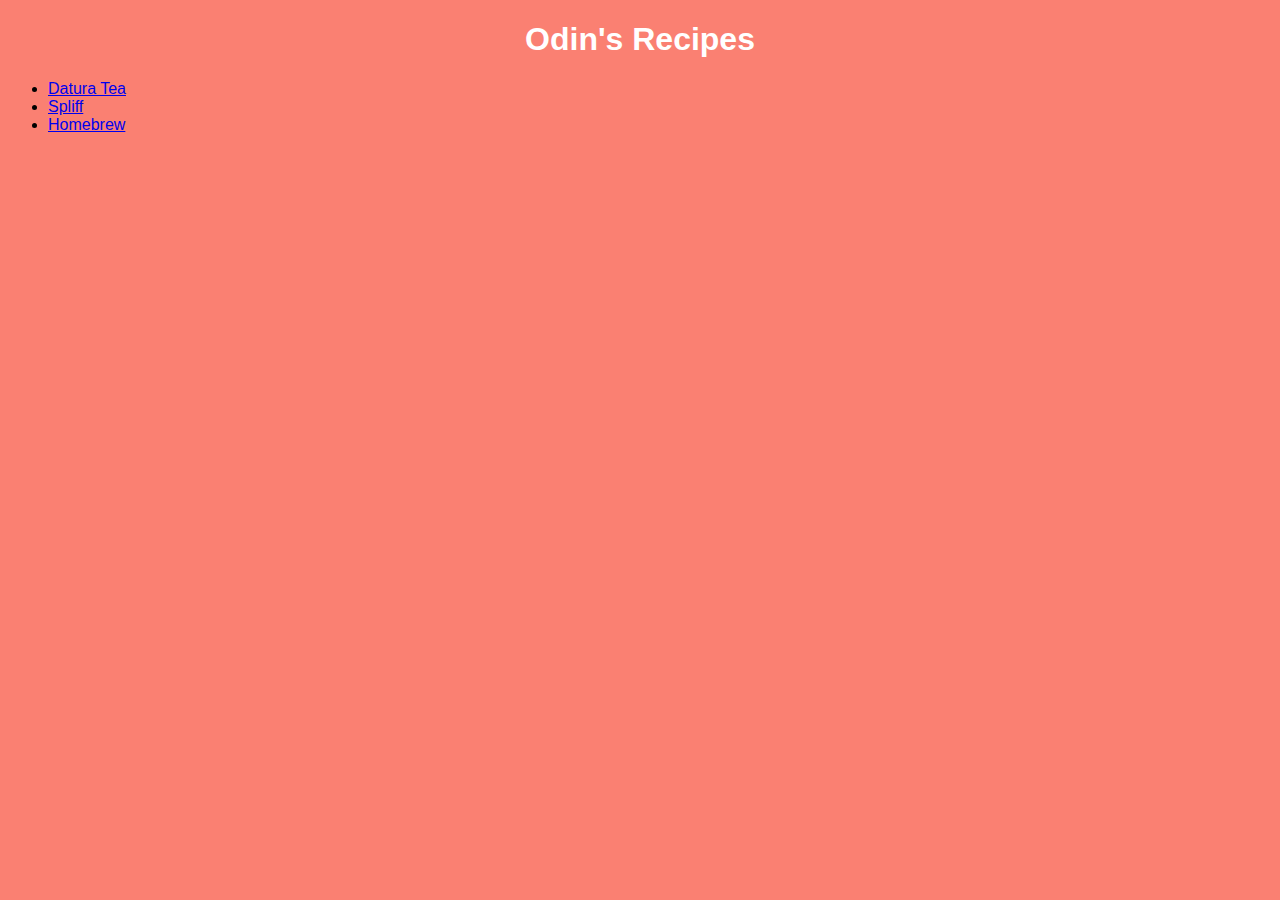
<file: index.html>
<!DOCTYPE html>
<html lang="en">
<head>
    <meta charset="UTF-8">
    <meta name="viewport" content="width=device-width, initial-scale=1.0">
    <title>Odin's Recipes</title>
    <link rel="stylesheet" href="style.css">
</head>
<body>
    <h1>Odin's Recipes</h1>
    <ul>
        <li><a href="recipes/datura-tea.html">Datura Tea</a></li>
        <li><a href="recipes/spliff.html">Spliff</a></li>
        <li><a href="recipes/homebrew.html">Homebrew</a></li>
    </ul>
    
</body>
</html>
</file>
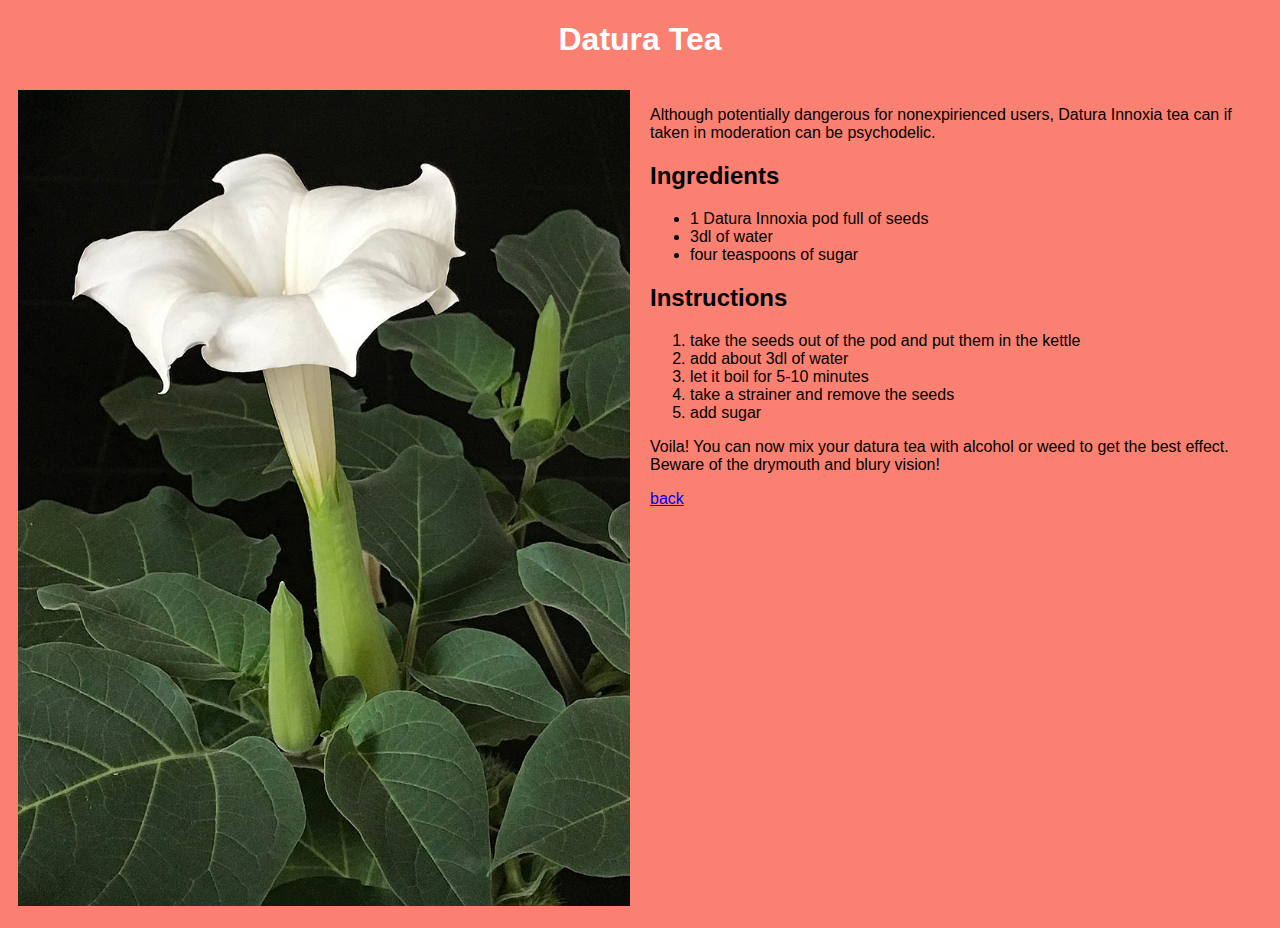
<file: recipes/datura-tea.html>
<!DOCTYPE html>
<html lang="en">
<head>
    <meta charset="UTF-8">
    <meta name="viewport" content="width=device-width, initial-scale=1.0">
    <title>Odin's Recipes: Datura Tea</title>
    <link rel="stylesheet" href="../style.css">
</head>
<body>
    <h1>Datura Tea</h1>
<div class="horizontal">
    <div class="column">
        <img src="../images/datura-tea.jpg" alt="Datura flower">
    </div>
    <div class="column">
        <p>Although potentially dangerous for nonexpirienced users,
             Datura Innoxia tea can if taken in moderation can be psychodelic.</p>
        <h2>Ingredients</h2>
        <ul>
            <li>1 Datura Innoxia pod full of seeds</li>
            <li>3dl of water</li>
            <li>four teaspoons of sugar</li>
        </ul>
        <h2>Instructions</h2>
        <ol>
            <li>take the seeds out of the pod and put them in the kettle</li>
            <li>add about 3dl of water</li>
            <li>let it boil for 5-10 minutes</li>
            <li>take a strainer and remove the seeds</li>
            <li>add sugar</li>
        </ol>
        <p>Voila! You can now mix your datura tea with alcohol or weed to get the best effect.
            Beware of the drymouth and blury vision!
        </p>
    <a href="../index.html">back</a>
    </div>

</div>

</body>
</html>
</file>
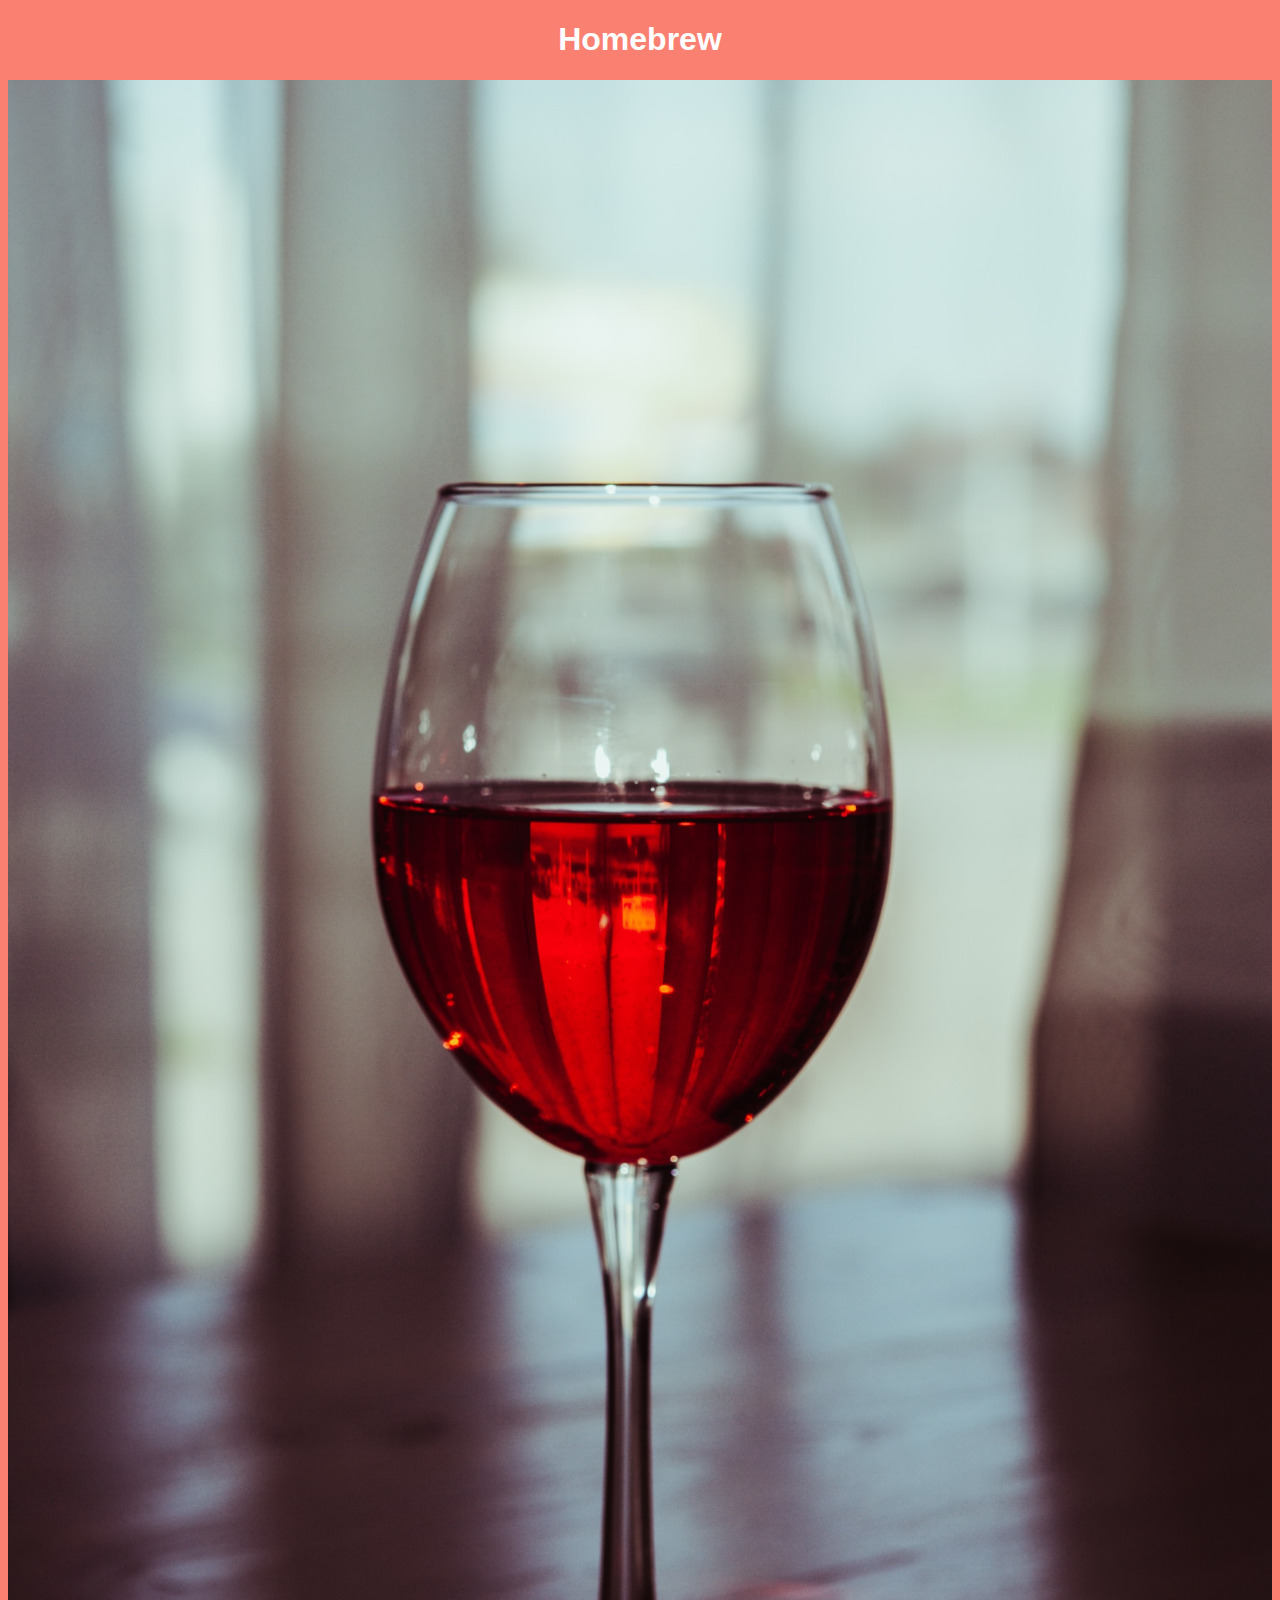
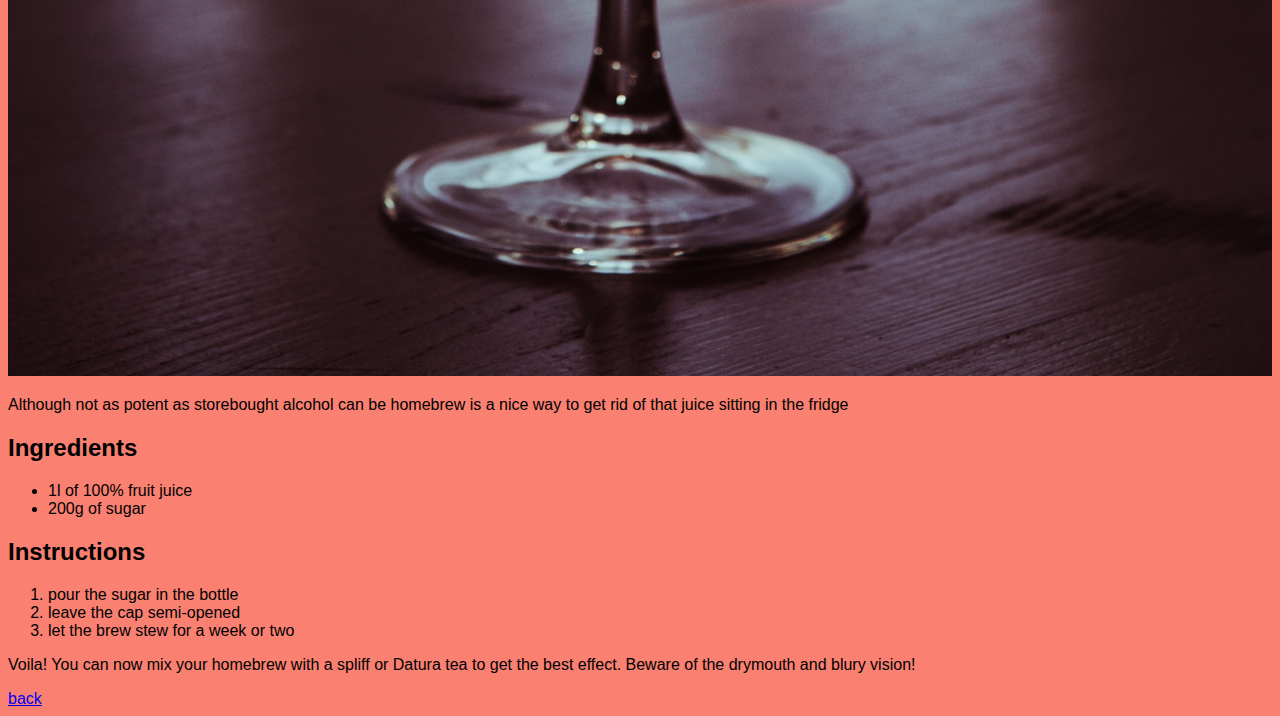
<file: recipes/homebrew.html>
<!DOCTYPE html>
<html lang="en">
<head>
    <meta charset="UTF-8">
    <meta name="viewport" content="width=device-width, initial-scale=1.0">
    <title>Odin's Recipes: Homebrew</title>
    <link rel="stylesheet" href="../style.css">
</head>
<body>
    <h1>Homebrew</h1>
    <img src="../images/homebrew.jpg" alt="Glass of homebrew">
    <p>Although not as potent as storebought alcohol can be homebrew
         is a nice way to get rid of that juice sitting in the fridge</p>
    <h2>Ingredients</h2>
    <ul>
        <li>1l of 100% fruit juice</li>
        <li>200g of sugar</li>
    </ul>
    <h2>Instructions</h2>
    <ol>
        <li>pour the sugar in the bottle</li>
        <li>leave the cap semi-opened</li>
        <li>let the brew stew for a week or two</li>
    </ol>
    <p>Voila! You can now mix your homebrew with a spliff or Datura tea to get the best effect.
        Beware of the drymouth and blury vision!
    </p>
<a href="../index.html">back</a>
</body>
</html>
</file>
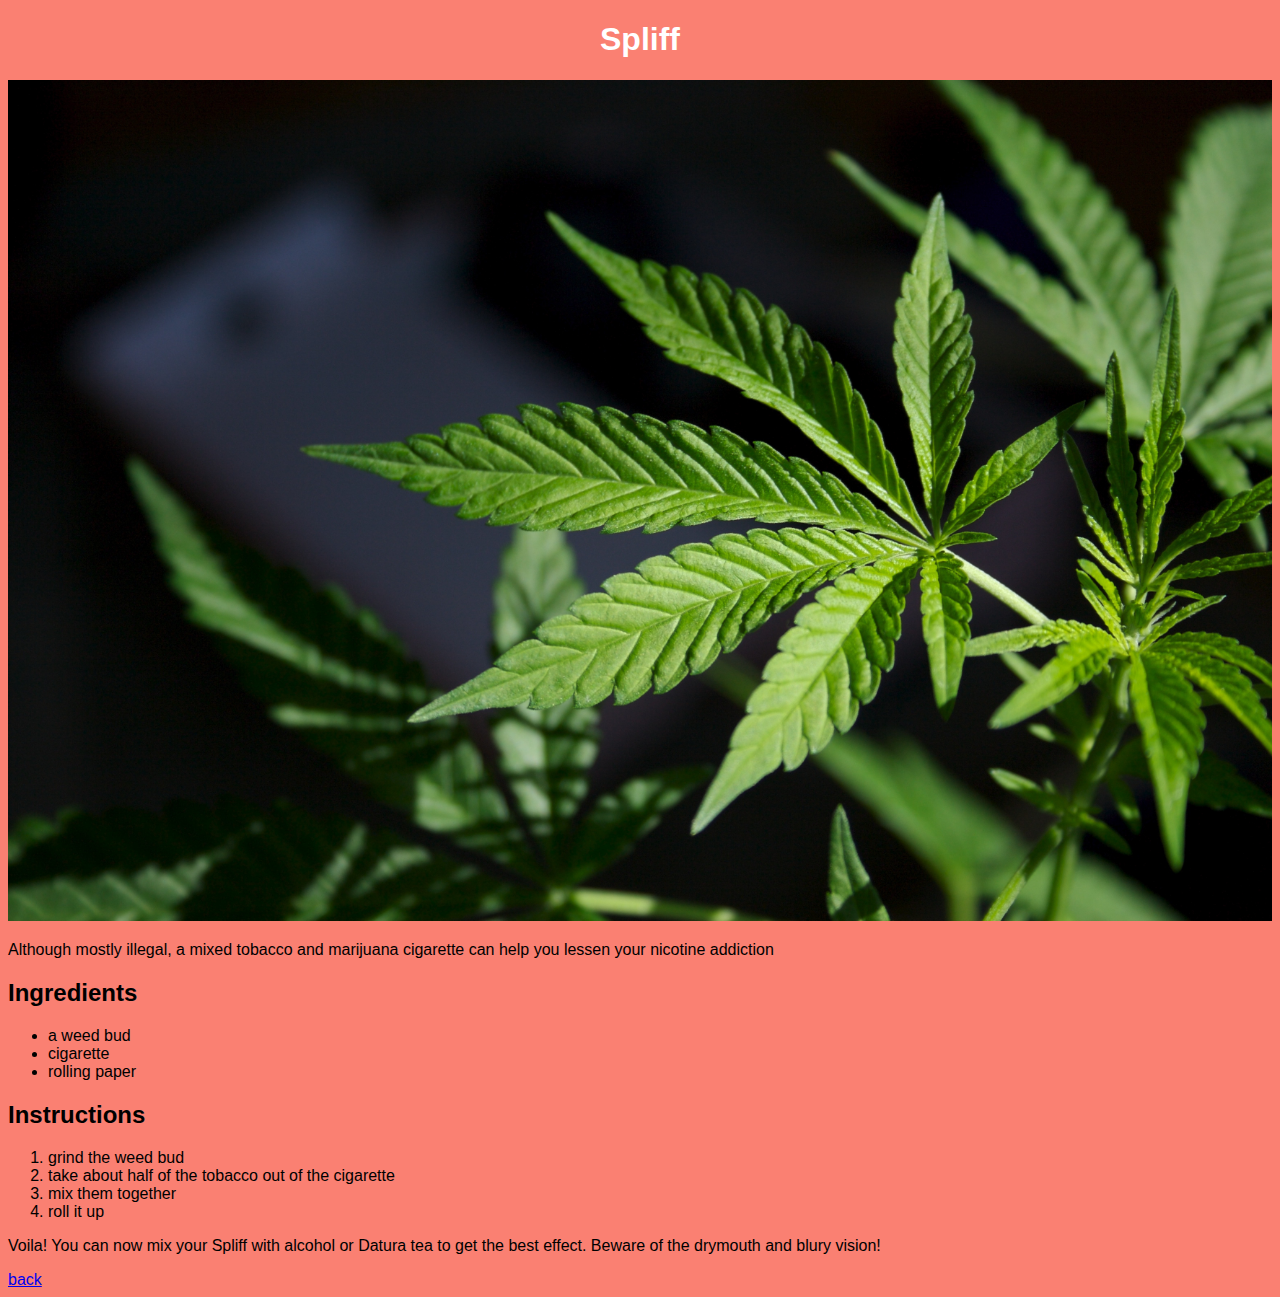
<file: recipes/spliff.html>
<!DOCTYPE html>
<html lang="en">
<head>
    <meta charset="UTF-8">
    <meta name="viewport" content="width=device-width, initial-scale=1.0">
    <title>Odin's Recipes: Spliff</title>
    <link rel="stylesheet" href="../style.css">
</head>
<body>
    <h1>Spliff</h1>
    <img src="../images/spliff.jpg" alt="Marijuana leaf">
    <p>Although mostly illegal, a mixed tobacco and marijuana cigarette
         can help you lessen your nicotine addiction</p>
    <h2>Ingredients</h2>
    <ul>
        <li>a weed bud</li>
        <li>cigarette</li>
        <li>rolling paper</li>
    </ul>
    <h2>Instructions</h2>
    <ol>
        <li>grind the weed bud</li>
        <li>take about half of the tobacco out of the cigarette</li>
        <li>mix them together</li>
        <li>roll it up</li>
    </ol>
    <p>Voila! You can now mix your Spliff with alcohol or Datura tea to get the best effect.
        Beware of the drymouth and blury vision!
    </p>
<a href="../index.html">back</a>
</body>
</html>
</file>
<file: style.css>
body{
    background-color: salmon;
    font-family: Helvetica;
}

h1{
    color: white;
    text-align: center;
}

img{
    width:100%;
}

.column{
    width: 50%;
    margin: 10px;
}


.horizontal{
    display:flex;
    flex-direction: row;
}
</file>
